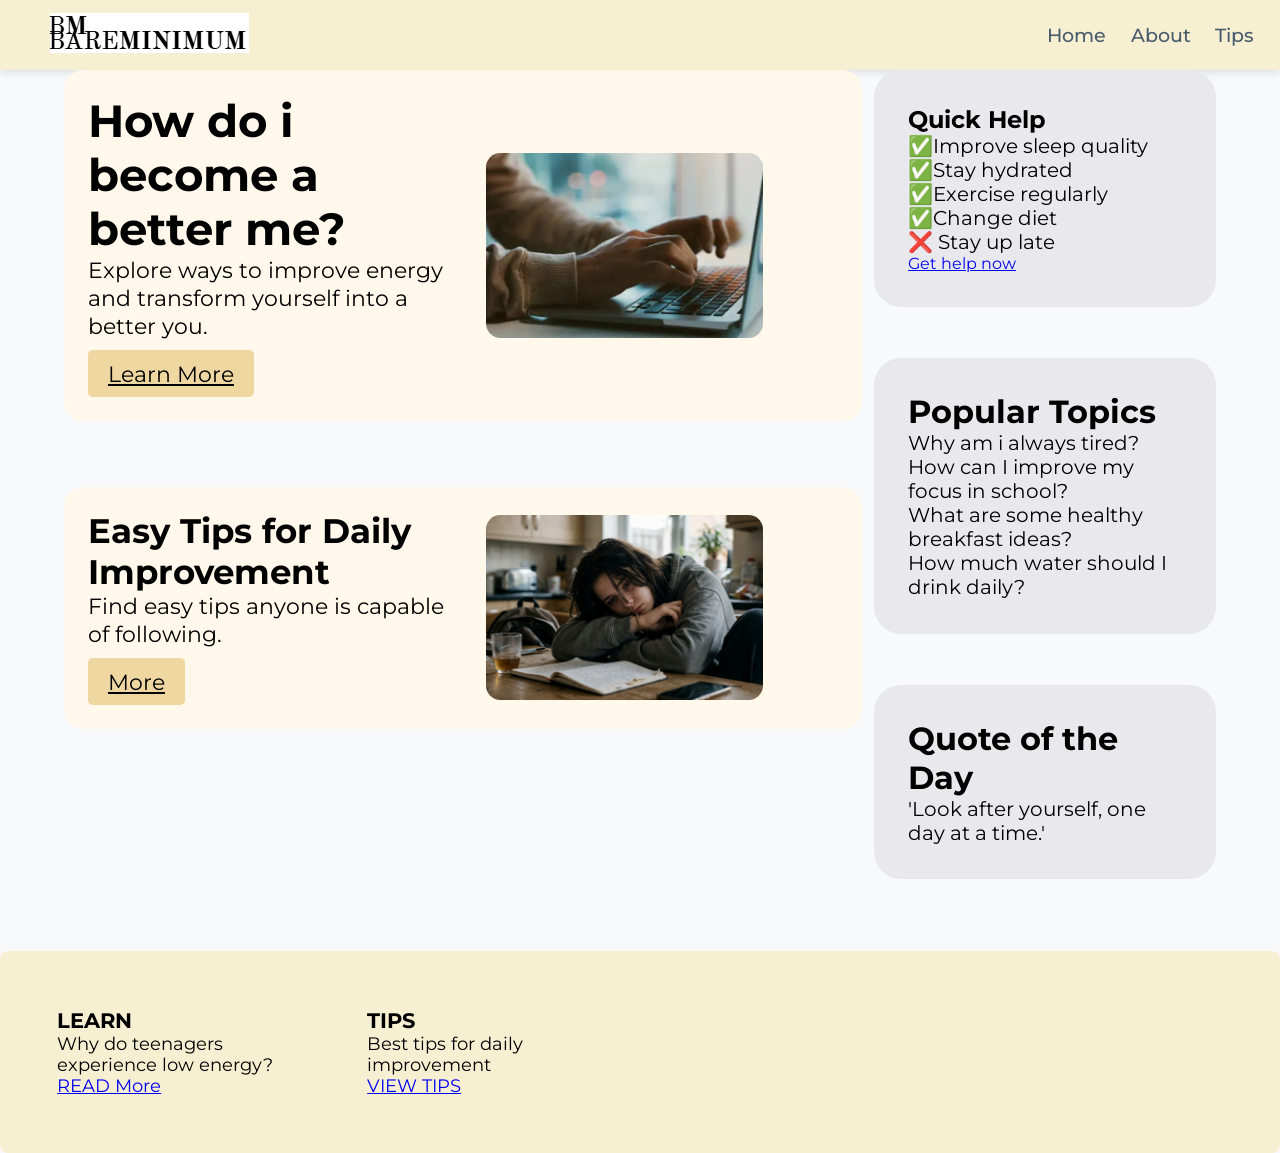
<file: index.html>
<!DOCTYPE html>
<html lang="en">
<head>
    <meta charset="UTF-8">
    <meta name="viewport" content="width=device-width, initial-scale=1.0">
    <title>Bare minimum | Teen energy and Well-being</title>

    <link rel="stylesheet" href="style.css">

    <!-- Font -->

<link href="https://fonts.googleapis.com/css2?family=Montserrat:wght@400;500;600;700&display=swap" rel="stylesheet">

</head>

<!-- Font -->

<link href="https://fonts.googleapis.com/css2?family=Montserrat:wght@400;500;600;700&display=swap" rel="stylesheet">

<body>

  <!-- Navigation bar -->
<nav>

    <ul>
     <li class="logo-link">
    <a href="index.html">
        <img src="images/logo.png" alt="Bare Minimum Logo" class="logo">
    </a>
</li>

    
       

        <li><a href="index.html">Home</a></li>
        <li><a href="about.html">About</a></li>
        <li><a href="tips.html">Tips</a></li>
        
    </ul>
</nav>

<!-- Main Content -->
<div class="container">

        <!-- Left side -->
<div class="main-content">

       <!-- Box 1 -->
    <div class="box1">

        <div class="text">
<h1>How do i become a better me?</h1>
    <p>Explore ways to improve energy and transform yourself into a better you. </p>

       

    <a href="about.html" class="learn-more">Learn More</a>
      
        </div>
<img src="images/cmoputerguy.png" alt="image of a person sitting at a computer">
    </div>


   <!-- box 2 -->

<div class="box2">

     <div class="text">  
     <h2>Easy Tips for Daily Improvement</h2>

      <p>Find easy tips anyone is capable of following.</p>
      

    <a href="tips.html" class="More-button">More</a>
    
</div>

    <img src="images/Gemini_Generated_Image_ue7w1bue7w1bue7w.jpg" alt="Tired teenager sitting at a desk with his head in his hands">
    </div>

</div>




<!-- right side sidebar -->
<div class="sidebar">
     
    <!-- Quick Help -->
    <div class="sidebox">

           <h2> Quick Help </h2>

           <p>✅Improve sleep quality</p>
           <p>✅Stay hydrated</p>
           <p>✅Exercise regularly</p>
           <p>✅Change diet</p>
           <p>❌ Stay up late</p>
       
           <a href="about.html">Get help now</a>

        </div>
        
    <!-- Popular Topics -->
       <div class="sidebox"> 

       <h3> Popular Topics</h3>
       
        <p> Why am i always tired?</p>
        <p> How can I improve my focus in school?</p>
        <p> What are some healthy breakfast ideas?</p>
        <p> How much water should I drink daily?</p>
       
        </div>

    <!-- Quote of the Day -->
       <div class="sidebox">
     
        <h3> Quote of the Day</h3>

          <p id="daily-quote"></p>
       
       </div>
   </div>

   </div>


<!-- footer -->
 <footer>
    <div class="footer">

        <div> 
        <h3> LEARN </h3>
        <p> Why do teenagers experience low energy?</p>
        <A HREF="about.html">READ More</A>
        </div>
         
        <div> 
        <h3> TIPS </h3>
        <p> Best tips for daily improvement</p>
        <A HREF="tips.html">VIEW TIPS</A>
        </div>


    </div>

</footer>

<script src="script.js"></script>

</body>
</html>
</file>
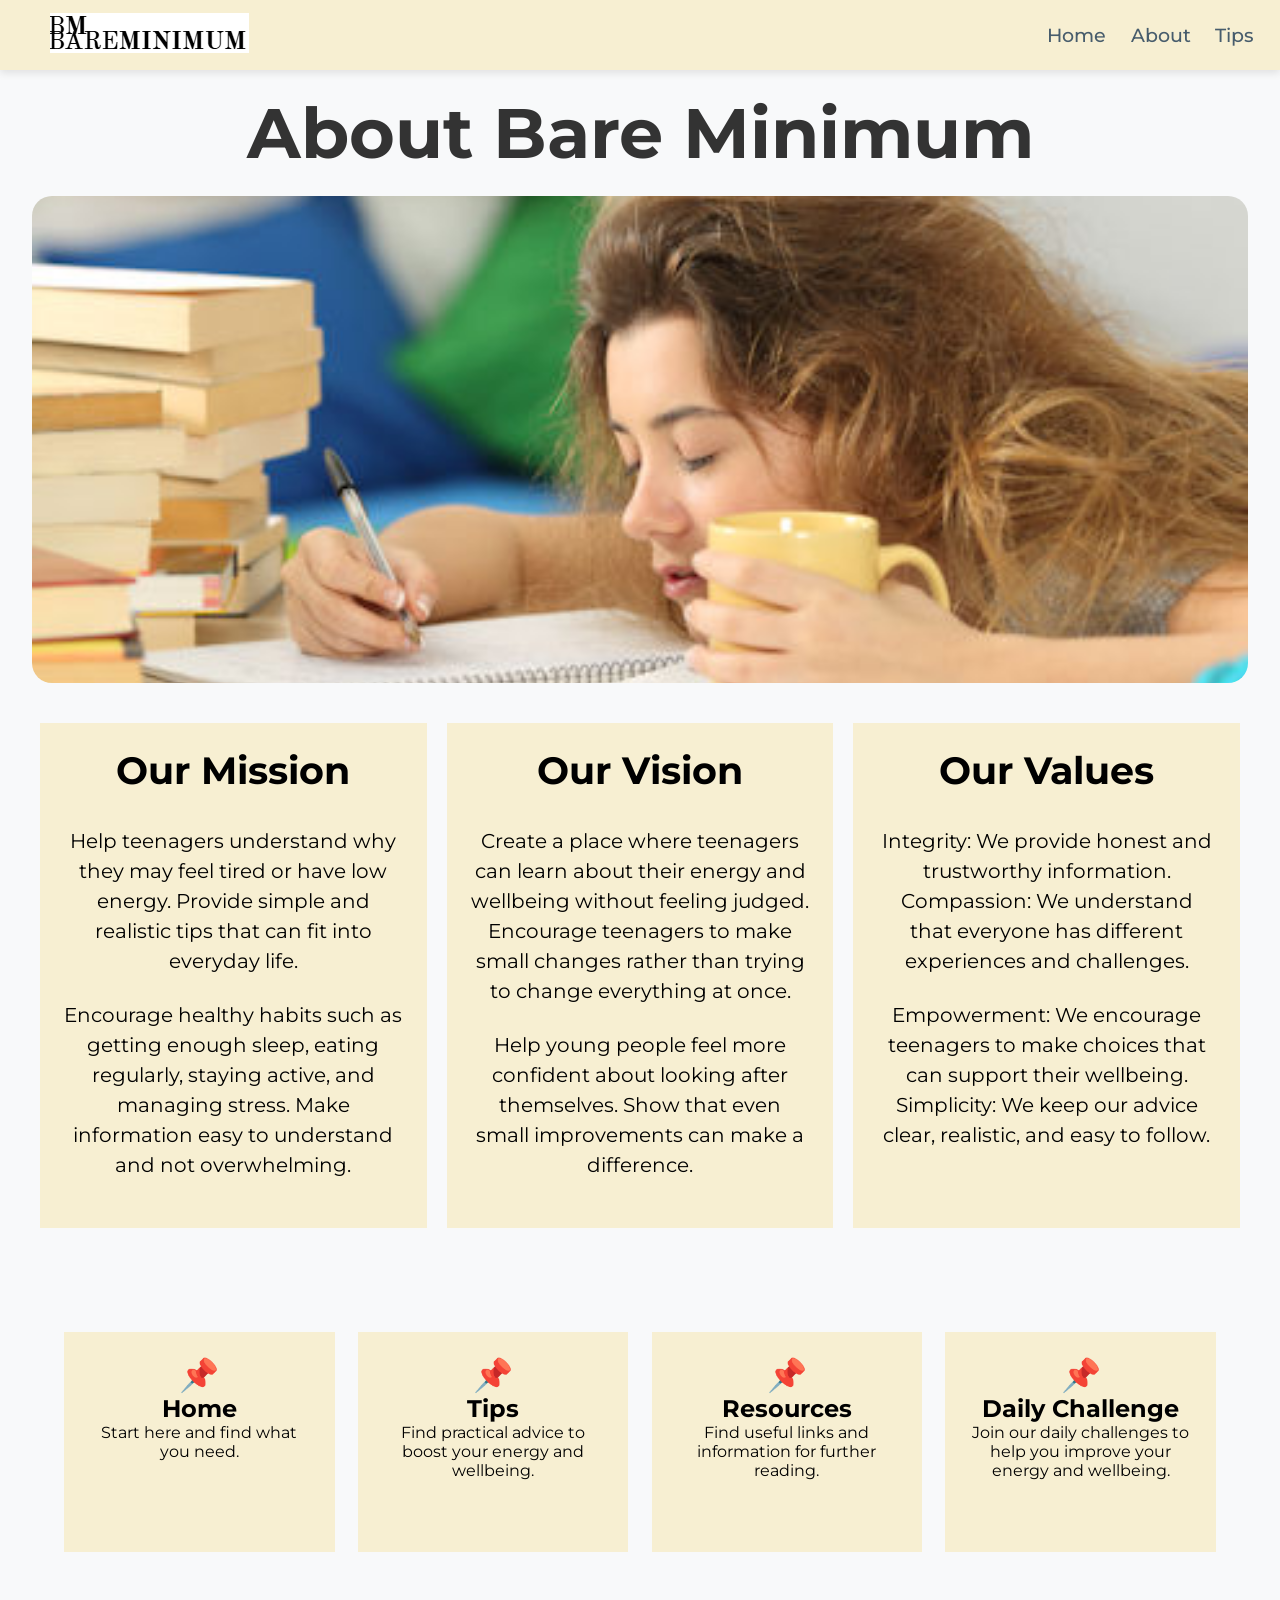
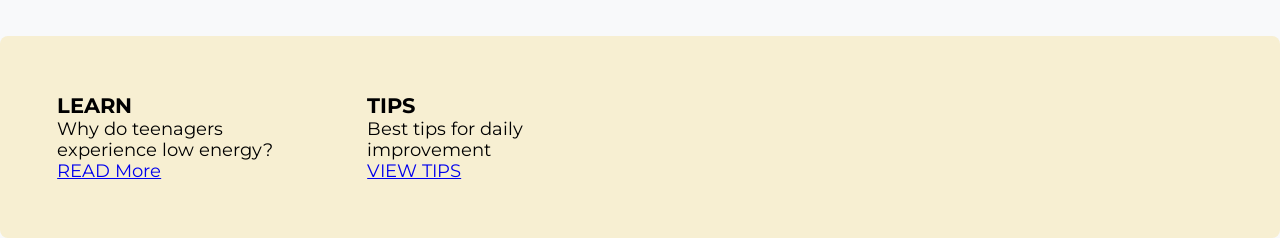
<file: about.html>
<!DOCTYPE html>
<html lang="en">
<head>
    <meta charset="UTF-8">
    <meta name="viewport" content="width=device-width, initial-scale=1.0">
    <title>Bare minimum</title>

    <link rel="stylesheet" href="style.css">
</head>

<!-- Font -->

<link href="https://fonts.googleapis.com/css2?family=Montserrat:wght@400;500;600;700&display=swap" rel="stylesheet">


<body>

  <!-- Navigation bar -->
<nav>

<ul>
         <li class="logo-link">
    <a href="index.html">
        <img src="images/logo.png" alt="Bare Minimum Logo" class="logo">
    </a>
</li>
    
        

        <li><a href="index.html">Home</a></li>
        <li><a href="about.html">About</a></li>
        <li><a href="tips.html">Tips</a></li>

    </ul>
</nav>

<!-- About content -->

<!-- About heading  -->

<div class="about-title">
    <h1>About Bare Minimum</h1>
</div>

<!-- Big image -->

<div class="about-image">
    <img src="images/is-your-teen-too-tired_201909052153521347.jpg" alt="About Bare Minimum">

</div>

<!-- Three information boxes -->

<div class="about-info">

    <div class="info-box">

        <div class="info-heading">
        <h2>Our Mission</h2>
    </div>
    <div class="info-paragraph">
        <p>Help teenagers understand why they may feel tired or have low energy.
            Provide simple and realistic tips that can fit into everyday life.
        </p>

        <p>Encourage healthy habits such as getting enough sleep, eating regularly, staying active, and managing stress.
            Make information easy to understand and not overwhelming.</p>
        </div>
        </div>

    <div class="info-box">
<div class="info-heading">
        <h2>Our Vision</h2>
</div>
<div class="info-paragraph">
        <p>Create a place where teenagers can learn about their energy and wellbeing without feeling judged.
        Encourage teenagers to make small changes rather than trying to change everything at once.</p>
        <p>Help young people feel more confident about looking after themselves.
        Show that even small improvements can make a difference.</p>
    </div>
    </div>

    <div class="info-box">
        <div class="info-heading">
        <h2>Our Values</h2>
</div>
<div class="info-paragraph">
        <p>Integrity: We provide honest and trustworthy information.
        Compassion: We understand that everyone has different experiences and challenges.</p>
        <p>Empowerment: We encourage teenagers to make choices that can support their wellbeing.
        Simplicity: We keep our advice clear, realistic, and easy to follow.</p>
   </div>
    </div>

</div>

<!-- Four smaller boxes -->
 
<div class="about-features">

<div class="feature-box">

<h1>📌</h1>
<h2> Home</h2>
<p>Start here and find what you need.</p> 

</div>

<div class="feature-box">

<h1>📌</h1>
<h2> Tips</h2>
<p>Find practical advice to boost your energy and wellbeing.</p>

</div>

<div class="feature-box">

<h1>📌</h1>
<h2> Resources</h2>
<p>Find useful links and information for further reading.</p>

</div>

<div class="feature-box">

<h1>📌</h1>
<h2> Daily Challenge</h2>
<p>Join our daily challenges to help you improve your energy and wellbeing.</p>

</div>

</div>


<!-- Footer -->

 <footer>
    <div class="footer">

        <div> 
        <h3> LEARN </h3>
        <p> Why do teenagers experience low energy?</p>
        <A HREF="about.html">READ More</A>
        </div>
         
        <div> 
        <h3> TIPS </h3>
        <p> Best tips for daily improvement</p>
        <A HREF="tips.html">VIEW TIPS</A>
        </div>



    </div>

</footer>

</body>
</file>
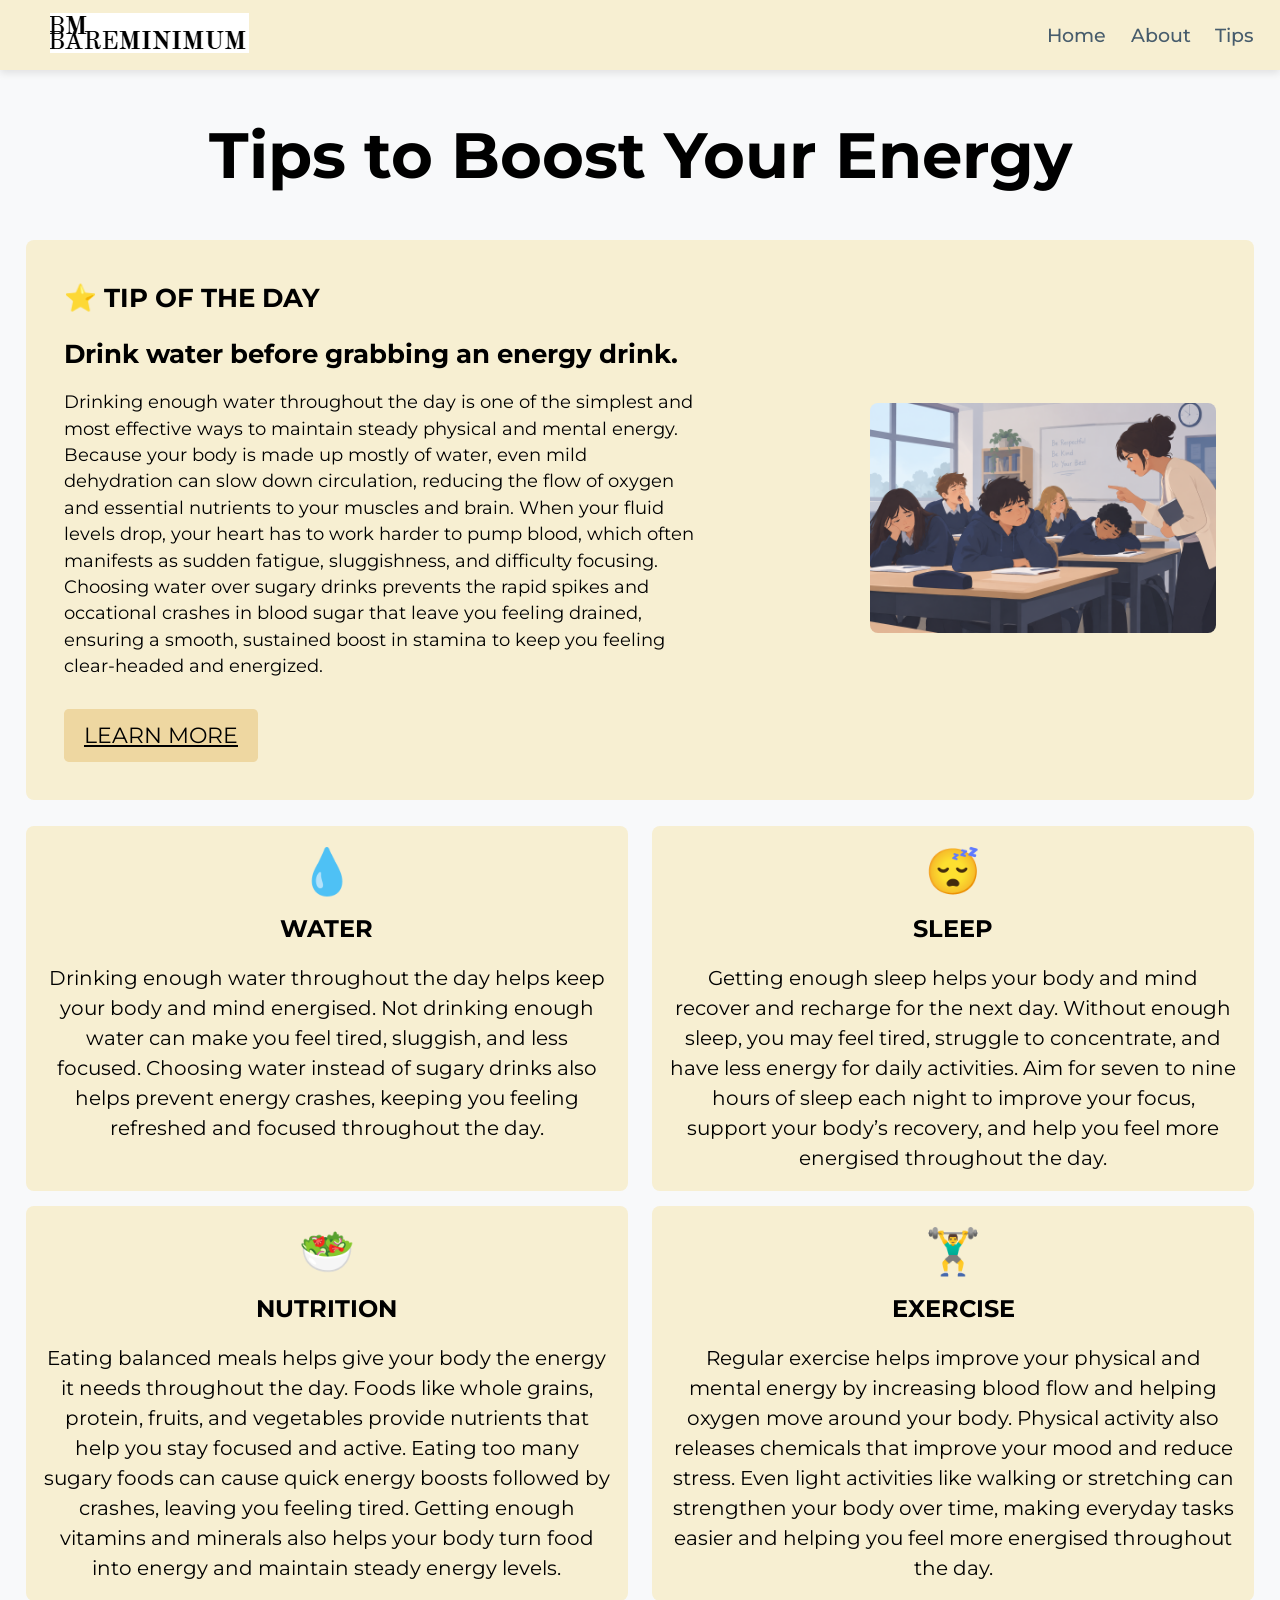
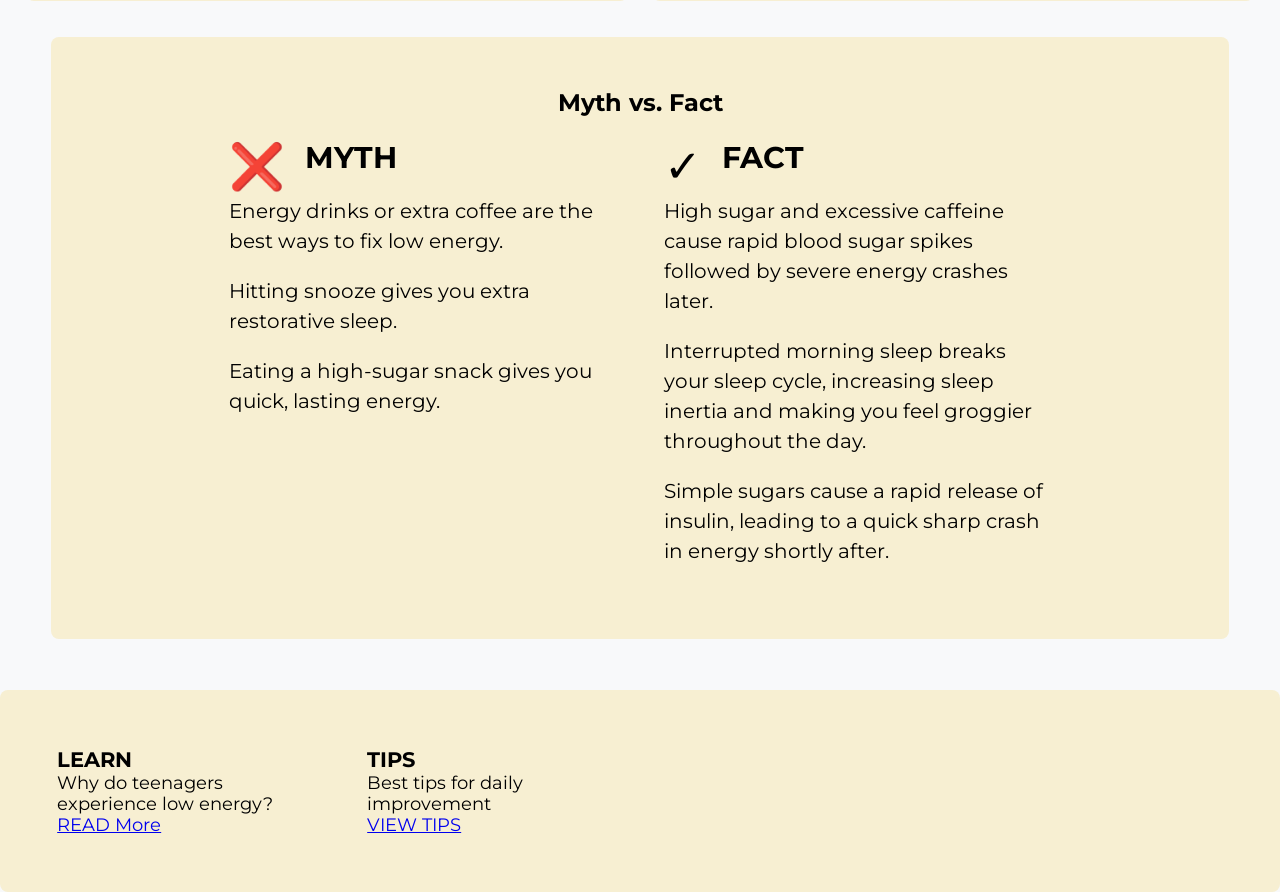
<file: tips.html>
<!DOCTYPE html>
<html lang="en">
<head>
    <meta charset="UTF-8">
    <meta name="viewport" content="width=device-width, initial-scale=1.0">
    <title>Bare minimum</title>

    <link rel="stylesheet" href="style.css">
</head>

<!-- Font -->

<link href="https://fonts.googleapis.com/css2?family=Montserrat:wght@400;500;600;700&display=swap" rel="stylesheet">


<body>

  <!-- Navigation bar -->
<nav>
    <ul>
        <li class="logo-link">
    <a href="index.html">
        <img src="images/logo.png" alt="Bare Minimum Logo" class="logo">
    </a>
</li>

        <li><a href="index.html">Home</a></li>
        <li><a href="about.html">About</a></li>
        <li><a href="tips.html">Tips</a></li>

    </ul>
</nav>
 
<!-- Tips  page -->

<h1 class="tips-title">Tips to Boost Your Energy</h1>

<!-- Tips introduction-->

 <div class="tips-intro">

       <div class="tips-text">

         <h2>⭐ TIP OF THE DAY</h2>
      
        <h2>Drink water before grabbing an energy drink.</h2>
      
        <p>
            Drinking enough water throughout the day is one of the simplest and most effective ways to maintain steady physical and mental energy. Because your body is made up mostly of water, even mild dehydration can slow down circulation, reducing the flow of oxygen and essential nutrients to your muscles and brain. When your fluid levels drop, your heart has to work harder to pump blood, which often manifests as sudden fatigue, sluggishness, and difficulty focusing. Choosing water over sugary drinks prevents the rapid spikes and occational crashes in blood sugar that leave you feeling drained, ensuring a smooth, sustained boost in stamina to keep you feeling clear-headed and energized.
        </p>
        <a href="https://www.mayoclinic.org/healthy-lifestyle/nutrition-and-healthy-eating/in-depth/water/art-20044256" class="tips-learn-more">LEARN MORE</a>
       
    </div>

        <div class="tips-image">

        <img src="images/teenager-relaxing.png" alt="Teenager relaxing">


        </div>
 </div>

 <!-- Four tips -->

 <div class="tips-boxes">

<div class="tips-box">

<div class="tips-icon">💧</div>

    <h2>WATER</h2>
    <p>Drinking enough water throughout the day helps keep your body and mind energised. Not drinking enough water can make you feel tired, sluggish, and less focused. Choosing water instead of sugary drinks also helps prevent energy crashes, keeping you feeling refreshed and focused throughout the day.

</div>

<div class="tips-box">

<div class="tips-icon">😴</div>

    <h2>SLEEP</h2>
    <p>Getting enough sleep helps your body and mind recover and recharge for the next day. Without enough sleep, you may feel tired, struggle to concentrate, and have less energy for daily activities. Aim for seven to nine hours of sleep each night to improve your focus, support your body’s recovery, and help you feel more energised throughout the day.</p>

</div>

<div class="tips-box">

<div class="tips-icon">🥗</div>

    <h2>NUTRITION</h2>
    <p>Eating balanced meals helps give your body the energy it needs throughout the day. Foods like whole grains, protein, fruits, and vegetables provide nutrients that help you stay focused and active. Eating too many sugary foods can cause quick energy boosts followed by crashes, leaving you feeling tired. Getting enough vitamins and minerals also helps your body turn food into energy and maintain steady energy levels.</p>

</div>

<div class="tips-box">

<div class="tips-icon">🏋️‍♂️</div>

    <h2>EXERCISE</h2>
    <p>Regular exercise helps improve your physical and mental energy by increasing blood flow and helping oxygen move around your body. Physical activity also releases chemicals that improve your mood and reduce stress. Even light activities like walking or stretching can strengthen your body over time, making everyday tasks easier and helping you feel more energised throughout the day.</p>

</div>


 </div>

<!-- Myth vs. Fact -->

 <div class="myth-fact">

 <h2>Myth vs. Fact</h2>

    <div class="myth">

        <div class="myth-icon">❌</div>

        <h2>MYTH</h2>

                <p>
            Energy drinks or extra coffee are the best ways to fix low energy.
        </p>

        <p>
            Hitting snooze gives you extra restorative sleep.

        </p>

        <p>
           Eating a high-sugar snack gives you quick, lasting energy.
        </p>

    </div>

  <div class="fact">

        <div class="fact-icon">✓</div>

        <h2>FACT</h2>

        <p>
            High sugar and excessive caffeine cause rapid blood sugar spikes followed by severe energy crashes later.
        </p>

        <p>
           Interrupted morning sleep breaks your sleep cycle, increasing sleep inertia and making you feel groggier throughout the day.
        </p>
        
        <p>
        Simple sugars cause a rapid release of insulin, leading to a quick sharp crash in energy shortly after.
        </p>


</div>

 </div>

 <!-- footer -->
 <footer>
    <div class="footer">

        <div> 
        <h3> LEARN </h3>
        <p> Why do teenagers experience low energy?</p>
        <A HREF="about.html">READ More</A>
        </div>
         
        <div> 
        <h3> TIPS </h3>
        <p> Best tips for daily improvement</p>
        <A HREF="tips.html">VIEW TIPS</A>
        </div>

  
    </div>

</footer>

</body>
</html>
</file>
<file: style.css>
/* Reset */
*{
    margin: 0;
    padding: 0;
    box-sizing: border-box;
}

/* Body */
body{
    font-family: "Montserrat", sans-serif;
    background-color: #F8F9FA;
}

/* Navigation Bar */
nav{
    background-color: #f7efd2;
    padding: 0 2%;
    box-shadow: 0 0.2rem 0.5rem rgba(0, 0, 0, 0.1);
}

/* Navigation List */
nav ul{
    display: flex;
    align-items: center;
    list-style: none;
    min-height: 4.4rem;
    margin: 0;
    padding: 0;
}


/* Logo */
nav .logo-link {
    margin-right: auto;
    display: flex;
    align-items: center;
}

.logo-link img {
    width: 100%;
    max-width: 18.75rem;
    height: auto;
    object-fit: contain;
}

/* Links */
nav li {
    margin-left: 2%;
}


nav a{
    text-decoration: none;
    color: #475c6c;
    font-size: 1.2rem;
    font-weight: 500;
}

/* Hover Effect */
nav a:hover{
    background-color: rgb(255, 255, 255);
    color: #484e0f;
}

/* Interactable Design */
@media(max-width:768px){

    nav ul{
        flex-direction: column;
        height: auto;
        align-items: flex-start;
        padding: 20px 0;
    }

    nav ul a:first-child{
        margin-right: auto;
    }

    nav li{
        width: 100%;
        margin: 8px 0;
    }

    nav li:first-child{
        margin-bottom: 15px;
    }

    nav a{
        display: block;
        width: 100%;
        padding: 12px 20px;
    }
}



/* MAIN CONTAINER */
.container {
    display: flex;
    gap: 1%;
    width: 90%;
    margin: 0 auto;
}

/* LEFT SIDE */
.main-content {
    width: 70%;
    display: flex;
    flex-direction: column;
    gap: 0.6rem;
}

/* BOX 1 AND BOX 2 */
.box1,
.box2 {
    display: flex;
    justify-content: flex-start;
    align-items: center;
    gap: 3%;
    margin-bottom: 7%;
    padding: 3%;
    border-radius: 1.25rem;
}

/* BOX 1 */
.box1 {
    background-color: #fff8eb;
}

/* LEARN MORE BUTTON */
.learn-more {
    display: inline-block;
    padding: 0.6rem 1.25rem;
    background-color: #eed7a1;
    color: #000000;
    text-decoration: underline;
    border-radius: 0.3rem;
    margin-top: 0.6rem;
    font-size: 1.4rem;
}

/* BOX 2 */
.box2 {
    background-color: #fff8eb;
}

/* MORE BUTTON */
.More-button {
    display: inline-block;
    padding: 0.6rem 1.25rem;
    background-color: #eed7a1;
    color: #000000;
    text-decoration: underline;
    border-radius: 0.3rem;
    margin-top: 0.6rem;
    font-size: 1.4rem;
}

/* TEXT INSIDE BOXES */
.box1 .text,
.box2 .text {
    width: 50%;
    font-size: 1.4rem;
}

/* IMAGES */
.box1 img,
.box2 img {
    width: 37%;
    height: auto;
    aspect-ratio: 1.5 / 1;
    object-fit: cover;
    border-radius: 0.9rem;
}

/* SIDEBAR */
.sidebar {
    width: 30%;
}

/* SIDEBAR BOXES */
.sidebox {
    padding: 10%;
    margin-bottom: 15%;
    border-radius: 1.7rem;
    background-color: #e8e8ed;
}

/* SIDEBAR TEXT */
.sidebox h3 {
    font-size: 2rem;
}

.sidebox p {
    font-size: 1.25rem;
}


/* FOOTER */
.footer {
    display: flex;
    width: 100%;
    margin-top: 1.25rem;
    padding: 1.25rem;
    background-color: #f7efd2;
    border-radius: 0.5rem;
    font-size: 1.1rem;
}

.footer div {
    width: 25%;
    padding: 3%;
}

/* ABOUT PAGE */

/* ABOUT PAGE HEADING */

.about-title {
    font-weight: bold;
    text-align: center;
    padding: 1.25rem;
}

.about-title h1 {
    font-size: 4.375rem;
    color: #333;
}


/* ABOUT IMAGE */
.about-image {
    display: flex;
    justify-content: center;
    align-items: center;
}


.about-image img {
    width: 95%;
    height: auto;
    aspect-ratio: 2.5 / 1;
    object-fit: cover;
    border-radius: 1.25rem;
}


/* ABOUT THREE BOXES */
.about-info {
    display: flex;
    justify-content: space-between;
    padding: 2.5rem;
    gap: 1.25rem;
}

.info-box {
    width: 33%;
    min-height: 28rem;
    padding: 2%;
    background-color: #f7efd2;
    text-align: center;
}

.info-box h2 {
    margin-bottom: 2rem;
    font-size: clamp(1.8rem, 3vw, 3.1rem);
}

.info-box p {
    margin-bottom: 1.5rem;
    line-height: 1.5;
    font-size: 1.25rem;
}

/* TIPS BOX HOVER */

.tips-box {
    transition: transform 0.3s ease, background-color 0.3s ease;
}

.tips-box:hover {
    transform: scale(1.05);
    background-color: #e6d9b8;
}

/* ABOUT FOUR BOXES */

.about-features {
    display: flex;
    justify-content: space-between;
    padding: 5%;
    gap: 2%;
}

.feature-box {
    width: 25%;
    padding: 2%;
    background-color: #f7efd2;
    text-align: center;
    min-height: 13.75rem;
}


/* TIPS TITLE */
.tips-title {
    text-align: center;
    padding: 1.25rem;
    margin: 2%;
    font-size: clamp(2.5rem, 5vw, 4rem);
}

/* TIPS BOX */

.tips-intro {
    display: flex;
    justify-content: space-between;
    align-items: center;
    gap: 4%;
    background-color: #f7efd2;
    padding: 3%;
    margin: 2%;
    border-radius: 0.5rem;
}

.tips-text {
    width: 55%;
    font-size: 1.1rem;
    line-height: 1.5;
}

.tips-text h2 {
    margin-bottom: 1rem;
}

.tips-text p {
    margin-bottom: 1.25rem;
}

/* Tips Learn more button */

.tips-learn-more {
    display: inline-block;
    padding: 0.6rem 1.25rem;
    background-color: #eed7a1;
    color: #000000;
    text-decoration: underline;
    border-radius: 0.3rem;
    margin-top: 0.6rem;
    font-size: 1.4rem;
}

/* IMAGE */

.tips-image {
    width: 30%;
}

.tips-image img {
    width: 100%;
    height: auto;
    aspect-ratio: 1.5 / 1;
    object-fit: cover;
    border-radius: 0.5rem;
}


/* FOUR TIPS BOXES */

.tips-boxes {
    display: grid;
    grid-template-columns: 1fr 1fr;
    gap: 2%;
    margin: 2%;
}

.tips-icon {
    font-size: 2.8rem;
    margin-bottom: 1rem;
}

.tips-box {
    background-color: #f7efd2;
    padding: 3%;
    border-radius: 0.5rem;
    text-align: center;
}

.tips-box h2 {
    margin-bottom: 1.25rem;
}

.tips-box p {
    font-size: 1.25rem;
    line-height: 1.5;
}

/* Myth vs. Fact */

.myth-fact {
    text-align: center;
    background-color: #f7efd2;
    padding: 4%;
    margin: 4%;
    border-radius: 0.5rem;
}

.myth-fact h1 {
    margin-bottom: 1.25rem;
}

.myth {
    display: inline-block;
    text-align: left;
    padding: 2%;
    width: 40%;
    font-size: 1.25rem;
    vertical-align: top;
}
.fact {
    display: inline-block;
    text-align: left;
    padding: 2%;
    width: 40%;
    font-size: 1.25rem;
    vertical-align: top;
}

.myth-icon,
.fact-icon {
    font-size: 2.8rem;
    margin-right: 1.25rem;
    float: left;
}

.myth-fact p {
    margin-top: 1.25rem;
    line-height: 1.5;
}

/* OTHER DEVICES */

/* NAVBAR */

@media (max-width: 768px) {
        nav ul {
        flex-direction: column;
        height: auto;
        align-items: flex-start;
        padding: 1.25rem 0;
    }

        nav .logo-link {
        margin-right: 0;
        max-width: 100%;
    }

        .logo-link img {
        max-width: 80%;
    }

        nav li {
        width: 100%;
        margin: 0.5rem 0;
    }

        nav a {
        display: block;
        width: 100%;
        padding: 0.75rem 1.25rem;
    }

    /* MAIN PAGE */

        .container {
        flex-direction: column;
        width: 95%;
    }

        .main-content,
    .sidebar {
        width: 100%;
    }

        .box1,
    .box2 {
        flex-direction: column;
        margin-bottom: 5%;
        padding: 5%;
    }

        .box1 .text,
    .box2 .text,
    .box1 img,
    .box2 img {
        width: 100%;
    }

        .box1 img,
    .box2 img {
        margin-top: 1rem;
    }

        .sidebox {
        margin-bottom: 5%;
    }

    /* ABOUT PAGE */

        .about-info,
    .about-features {
        flex-direction: column;
        padding: 4%;
        gap: 1rem;
    }

    .info-box,
    .feature-box {
        width: 100%;
        min-height: auto;
        padding: 5%;
    }

    .about-image img {
        width: 95%;
        aspect-ratio: 1.5 / 1;
    }

    /* TIPS PAGE */

        .tips-intro {
        flex-direction: column;
        margin: 3%;
        padding: 5%;
    }

    .tips-text,
    .tips-image {
        width: 100%;
    }

    .tips-image {
        margin-top: 1rem;
    }

    .tips-boxes {
        grid-template-columns: 1fr;
        gap: 1rem;
        margin: 3%;
    }

    .tips-box {
        padding: 5%;
    }

    /* MYTH VS. FACT */

        .myth,
    .fact {
        width: 100%;
        padding: 4%;
    }

    .myth-fact {
        padding: 5%;
        margin: 3%;
    }

    /* FOOTER */

        .footer {
        flex-direction: column;
        width: 100%;
    }

    .footer div {
        width: 100%;
        padding: 3%;
    }
}
</file>
